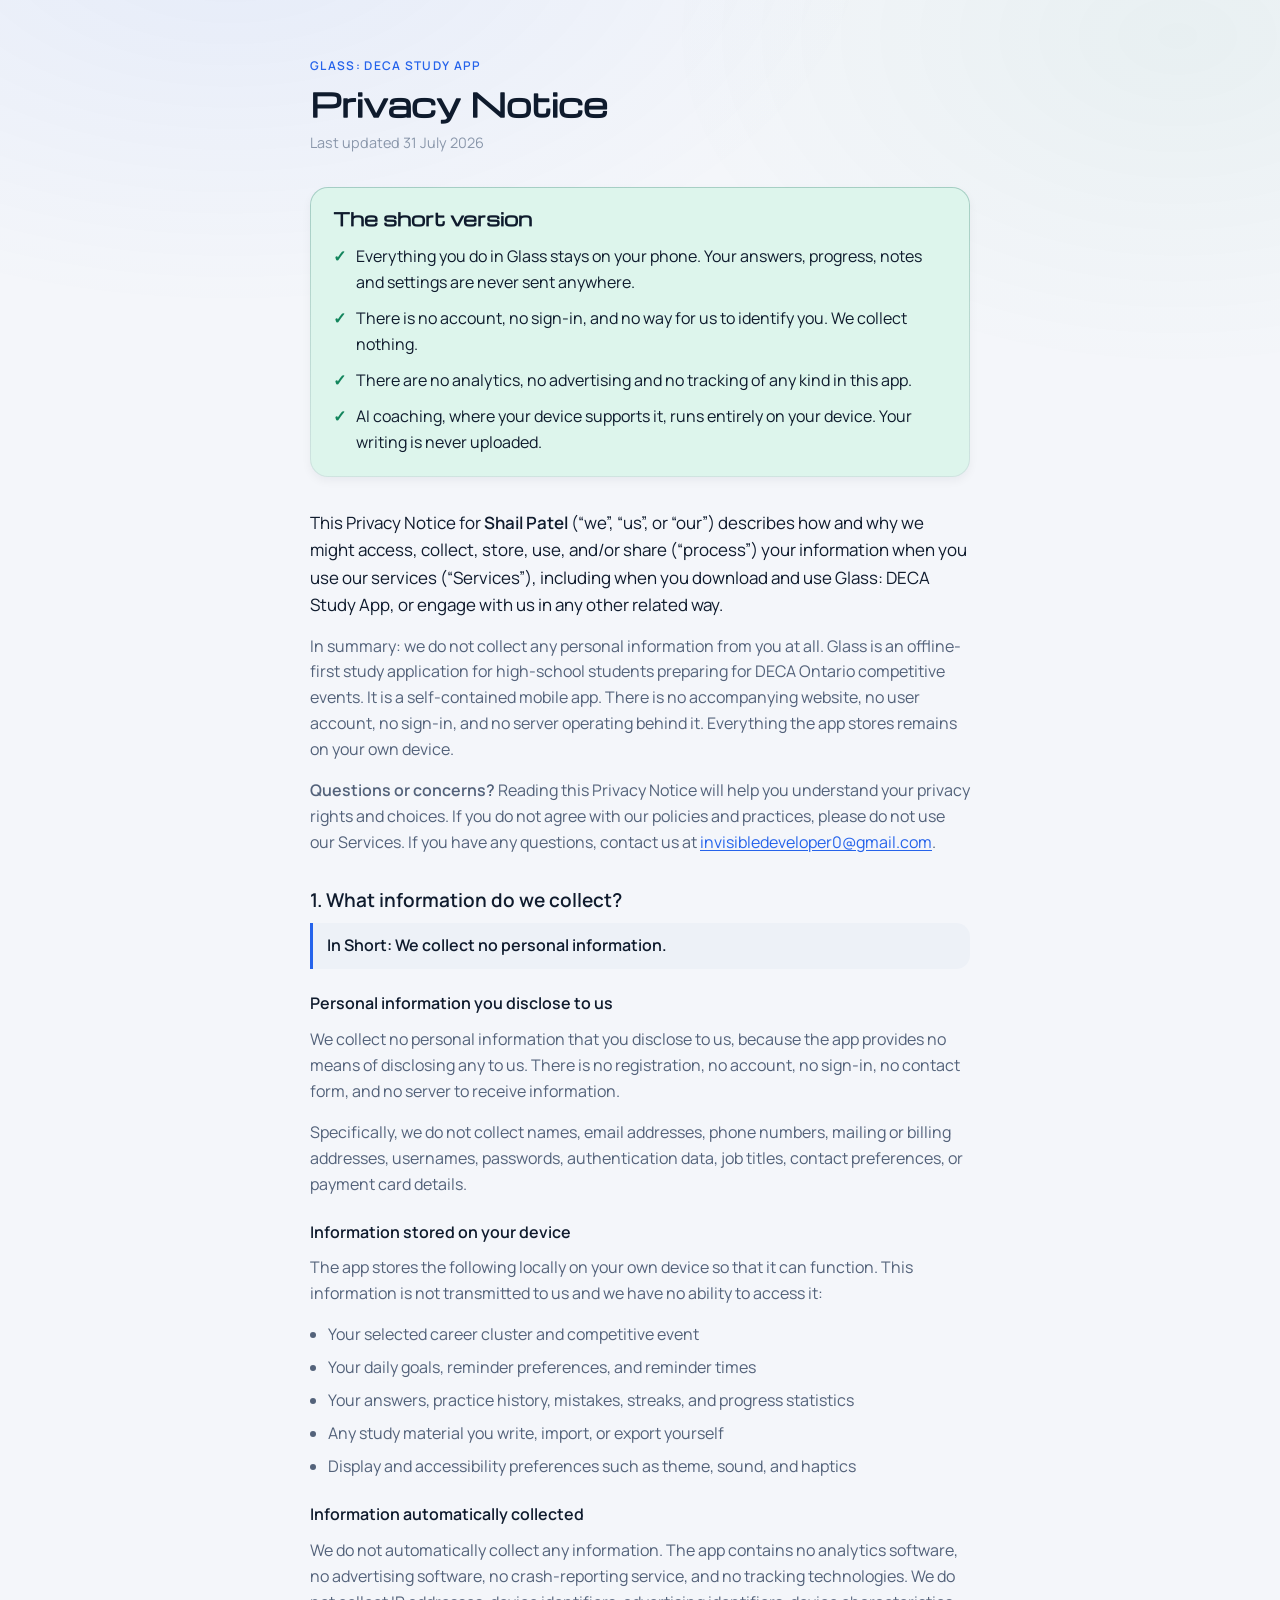
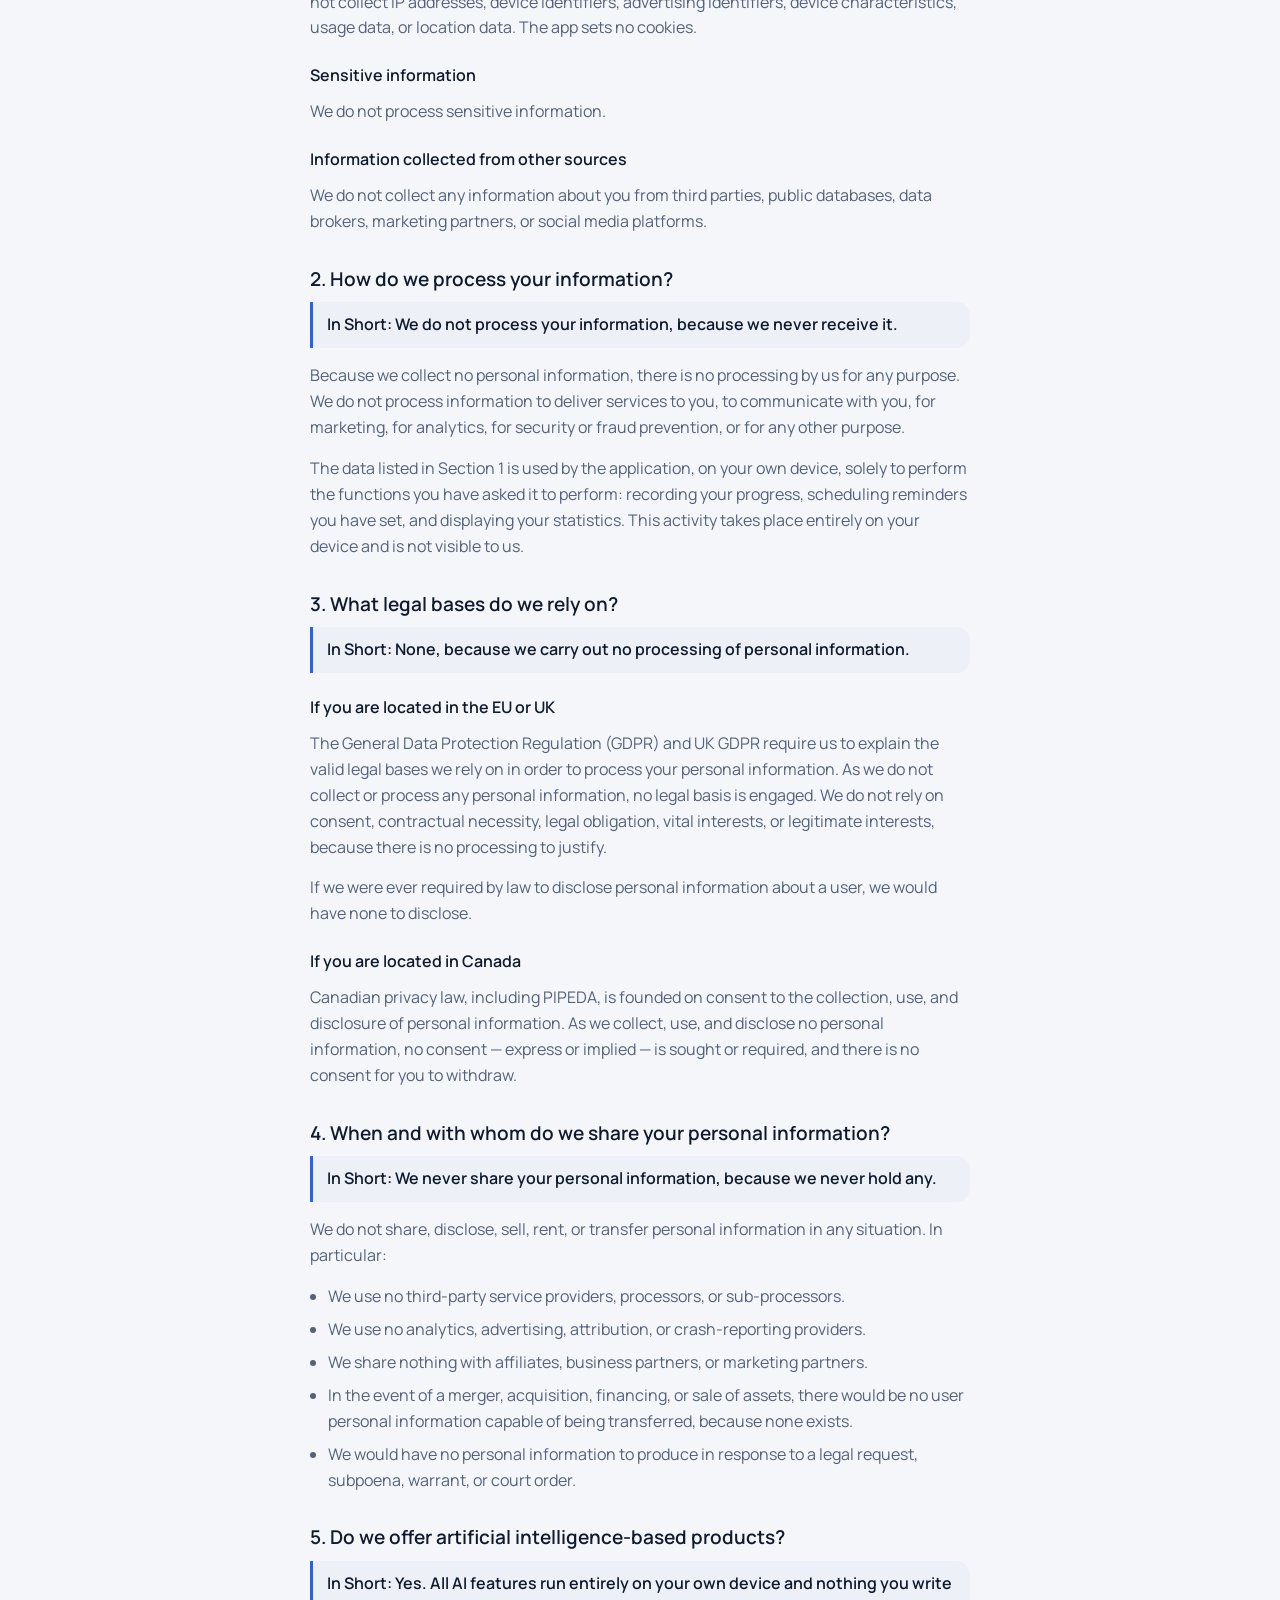
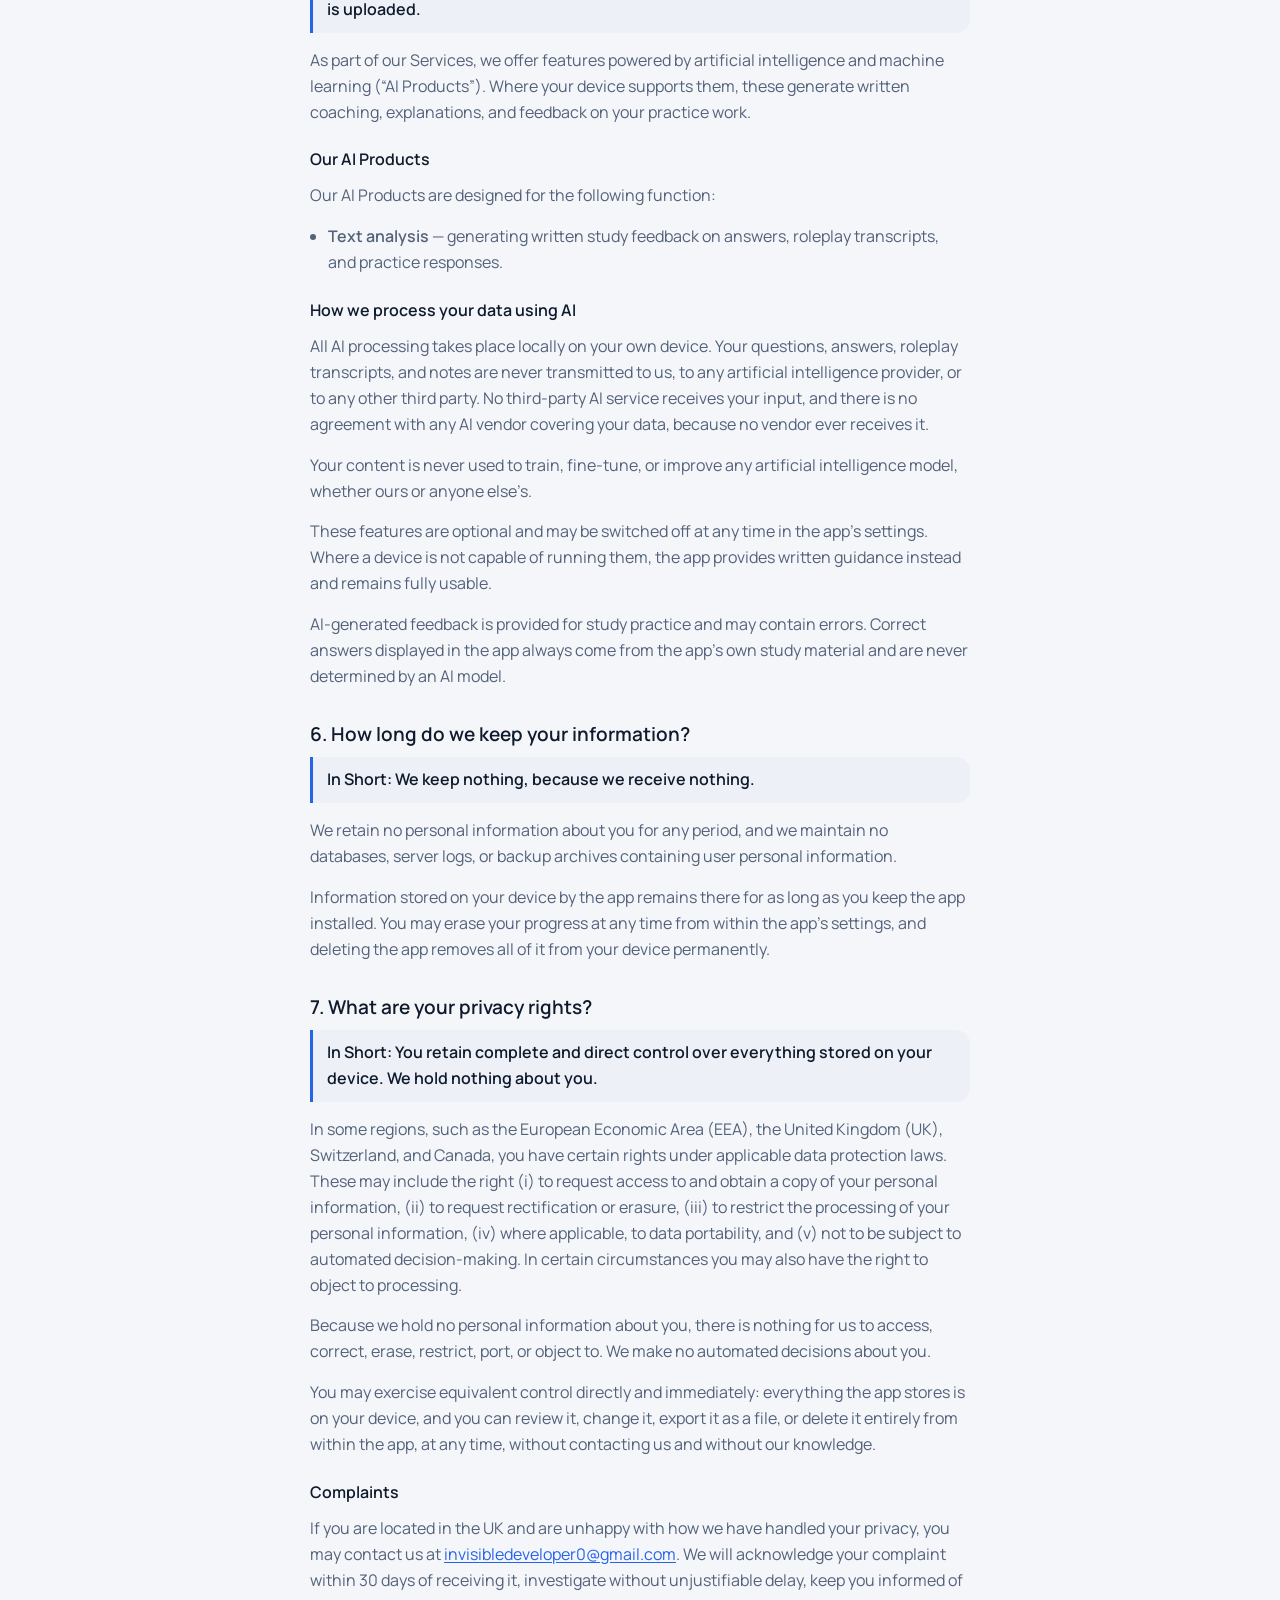
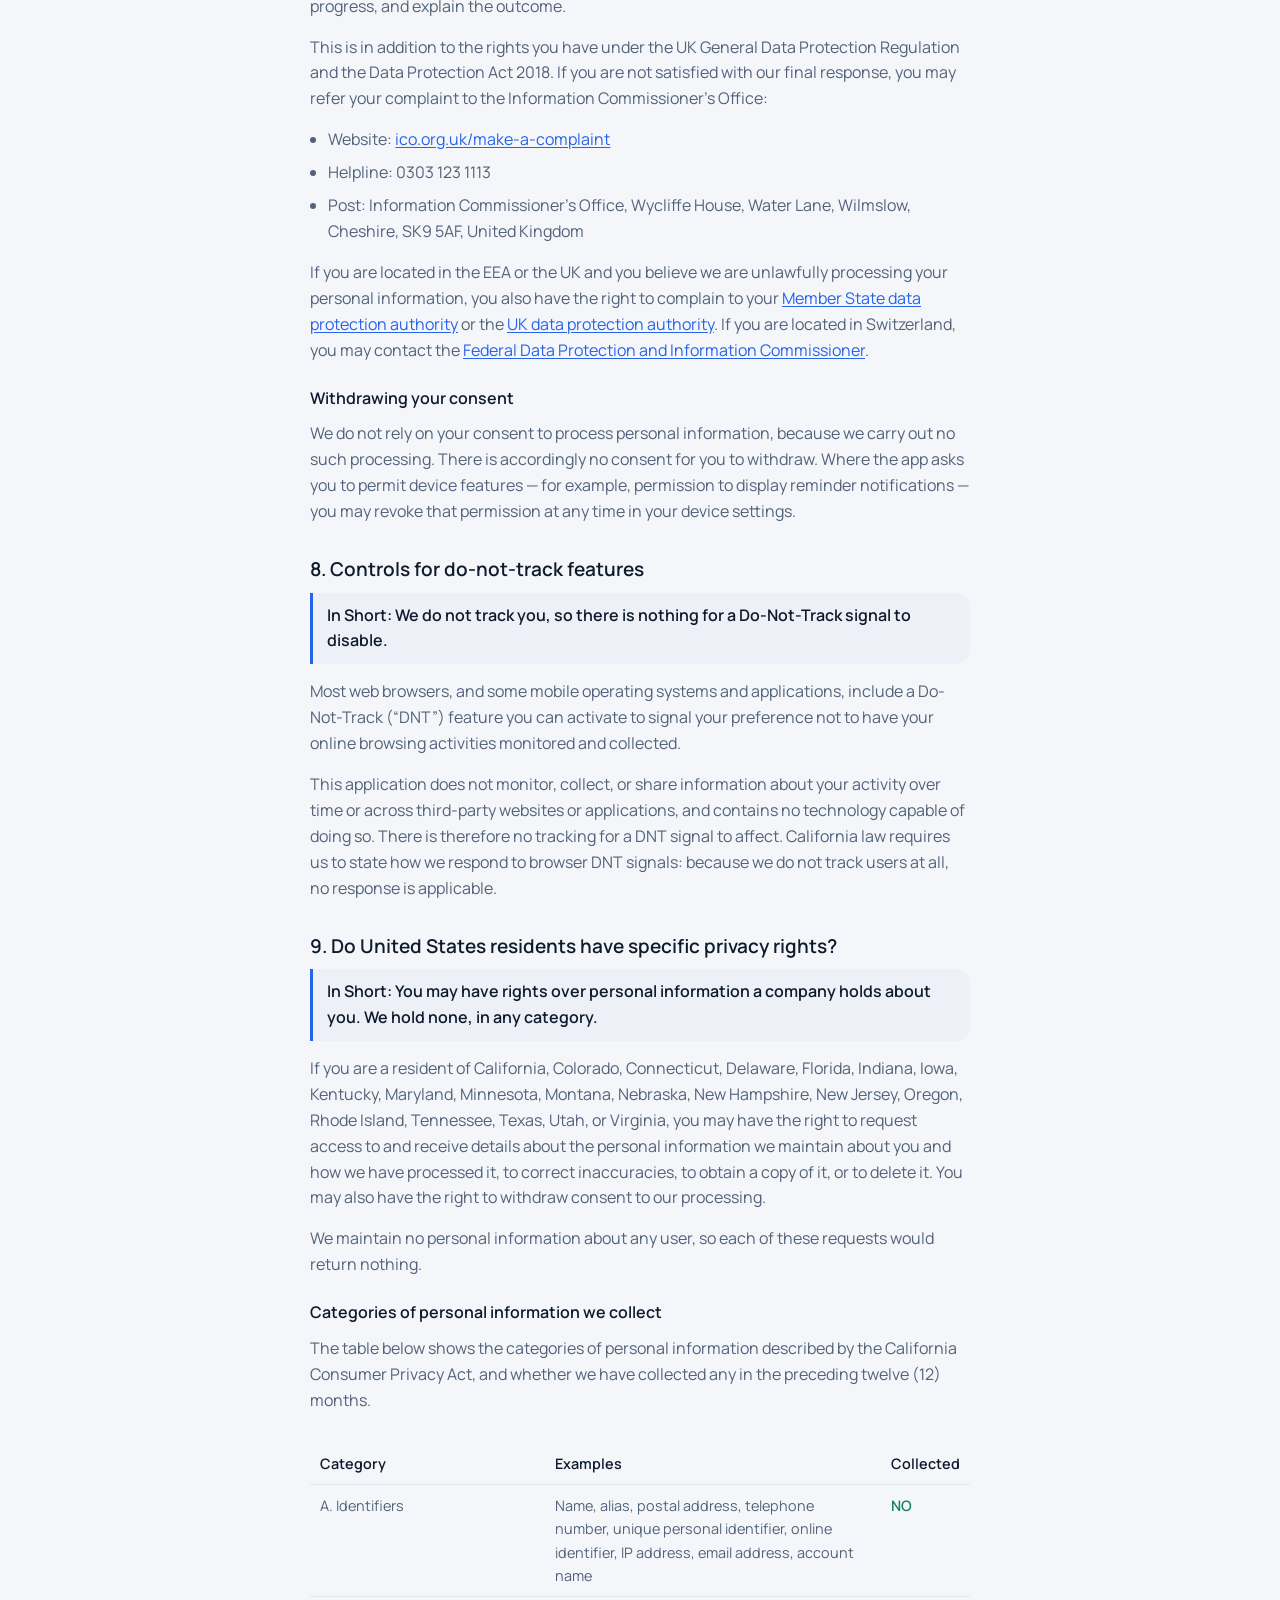
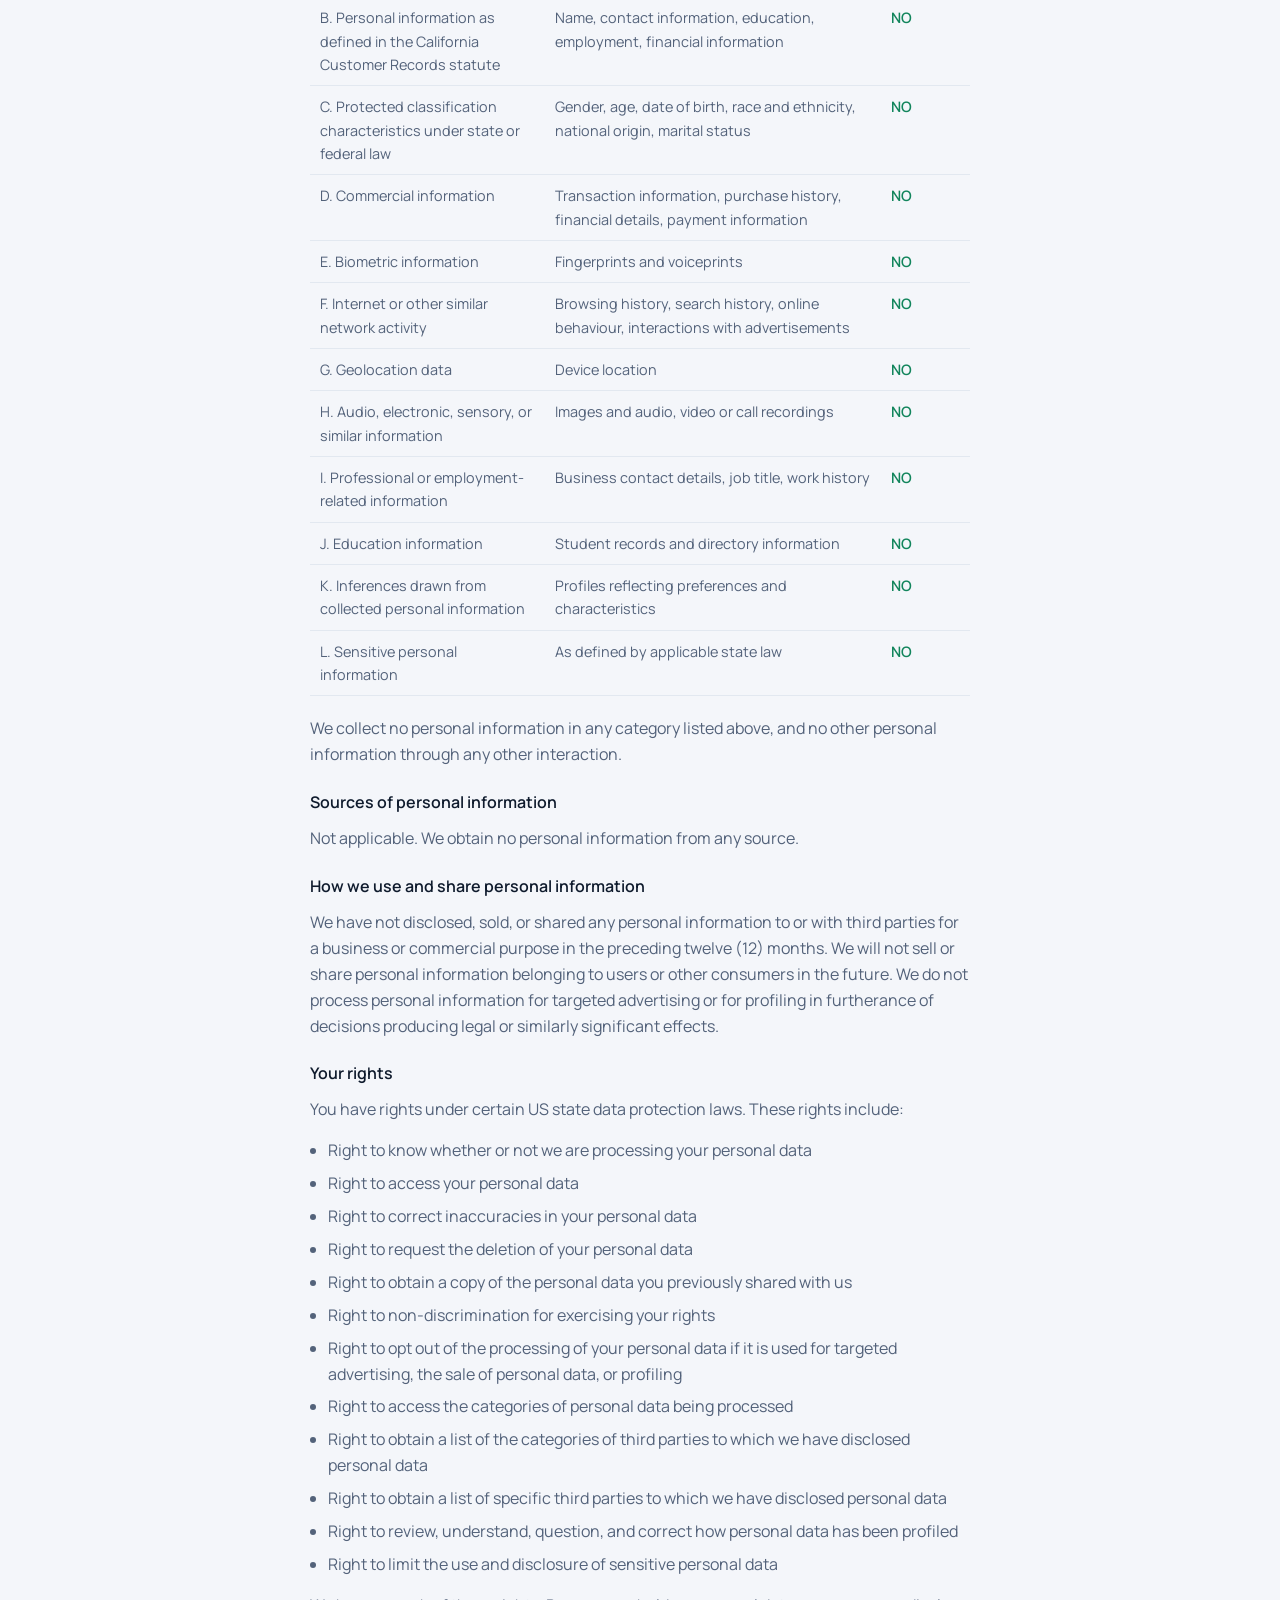
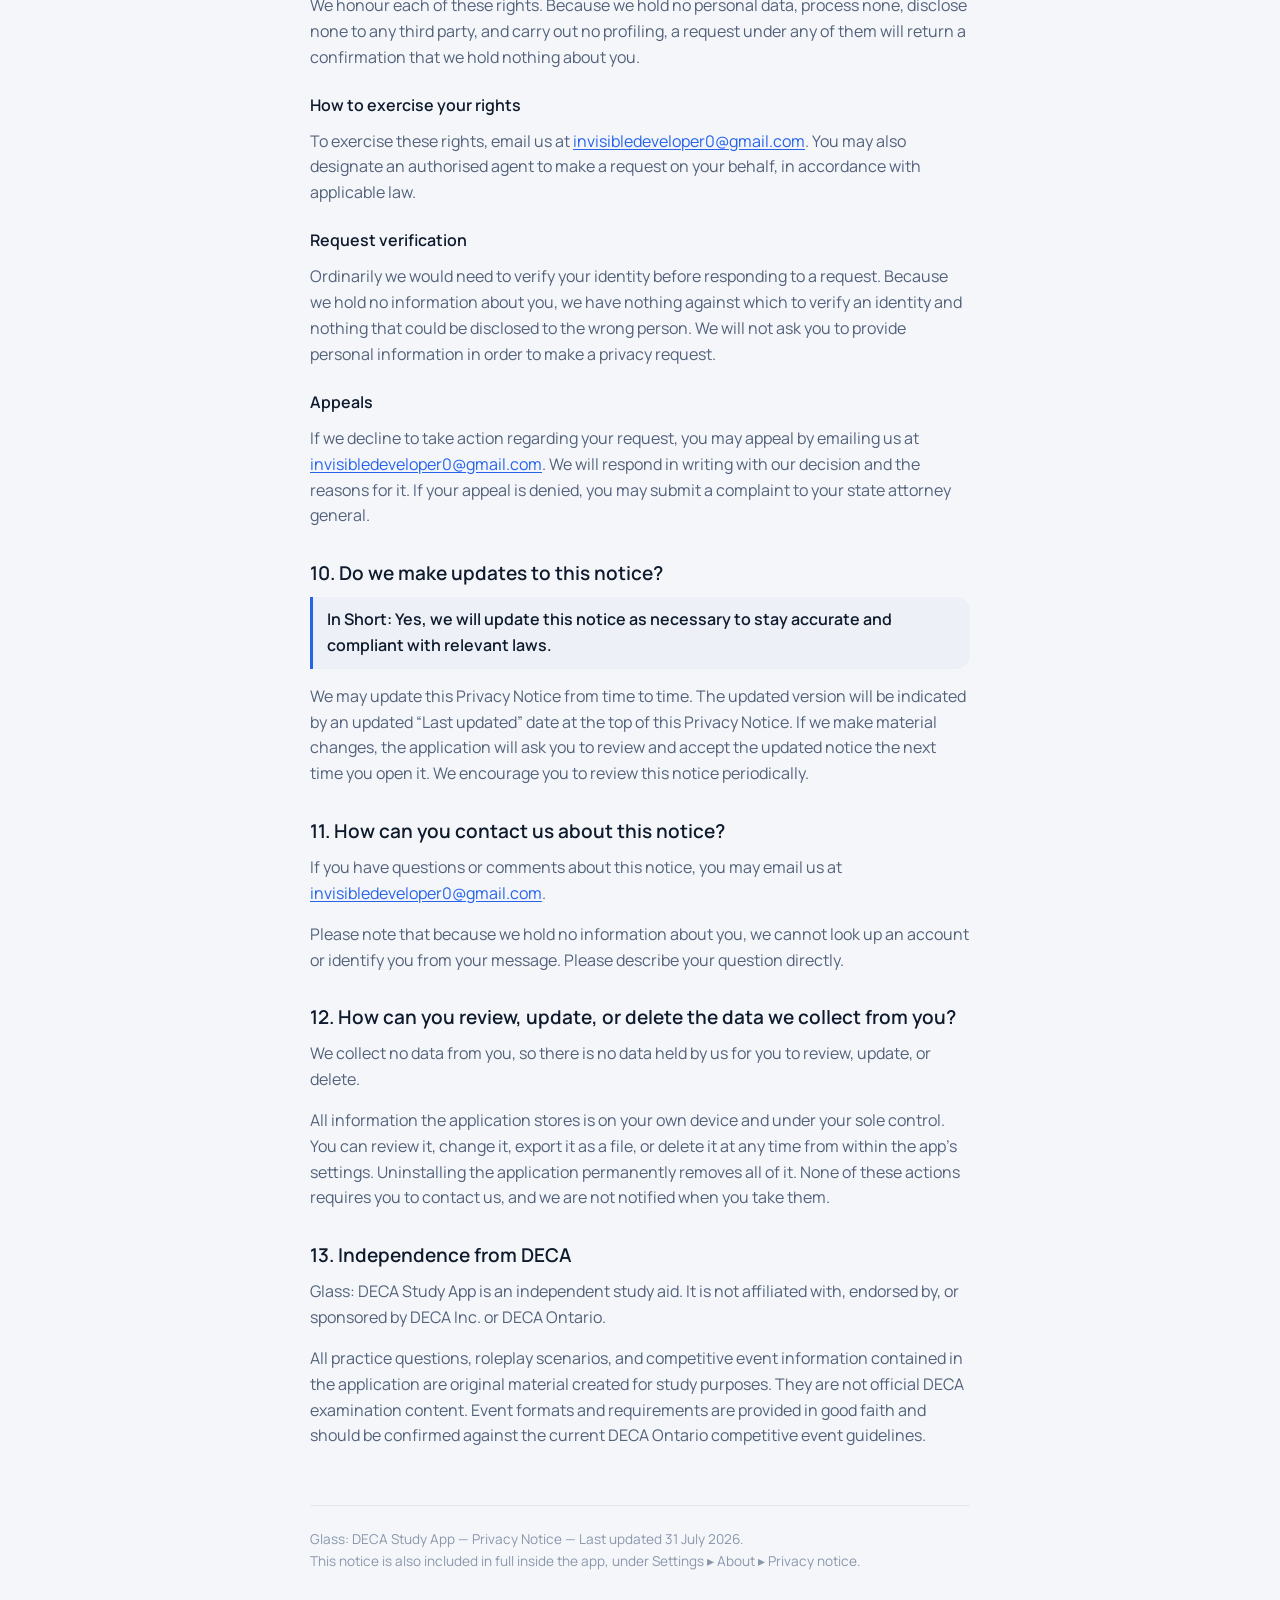
<file: index.html>
<!doctype html>
<html lang="en">
<head>
<meta charset="utf-8">
<meta name="viewport" content="width=device-width, initial-scale=1, viewport-fit=cover">
<title>Privacy Notice — Glass: DECA Study App</title>
<meta name="description" content="Privacy notice for Glass, an offline-first DECA Ontario study app. We collect no personal information.">
<meta name="robots" content="index,follow">
<link rel="preload" href="fonts/Michroma-Bold.woff2" as="font" type="font/woff2" crossorigin>
<link rel="preload" href="fonts/Manrope-Regular.woff2" as="font" type="font/woff2" crossorigin>

<!-- Deliberately self-contained rather than linking /web/app.css. That file is
     the interactive preview's stylesheet and will change as the preview does;
     a privacy notice is a document Apple and users may load years from now and
     it should not be able to break. Tokens below are copied from
     Core/DesignSystem.swift, same as the preview's.

     The faces are self-hosted rather than fetched from Google Fonts, for two
     reasons. Michroma Bold does not exist upstream — the foundry ships one cut,
     and the app's bold is generated from it (§5), so there is nothing to fetch.
     And a page whose own second bullet promises no tracking of any kind should
     not hand the reader's IP to a third party to render its headings. WOFF2
     brings all three faces to 63 KB, less than the two Google requests cost.
     OFL licences sit beside them in fonts/, as they do in the app. -->
<style>
  @font-face {
    font-family:'Michroma App'; font-weight:700; font-style:normal; font-display:swap;
    src:url('fonts/Michroma-Bold.woff2') format('woff2');
  }
  @font-face {
    font-family:'Manrope App'; font-weight:400; font-style:normal; font-display:swap;
    src:url('fonts/Manrope-Regular.woff2') format('woff2');
  }
  @font-face {
    font-family:'Manrope App'; font-weight:600; font-style:normal; font-display:swap;
    src:url('fonts/Manrope-SemiBold.woff2') format('woff2');
  }

  :root {
    --canvas:#F4F6FA; --card:#FFFFFF; --card-sunken:#EDF1F7;
    --stroke:#E2E8F0; --stroke-glint:#EDF2F9;
    --text-primary:#0F1B2D; --text-secondary:#53627A; --text-tertiary:#8A97AB;
    --accent:#2563EB; --success:#12855C; --success-soft:#DDF5EC;
    --shadow:15,27,45;
    --display:'Michroma App','Michroma',Verdana,sans-serif;
    --text:'Manrope App','Manrope',-apple-system,'SF Pro Text','Helvetica Neue',sans-serif;
    --radius-card:18px; --radius-control:14px;
    --gap-header:10px; --gap-stack:14px; --gap-section:32px;
  }
  @media (prefers-color-scheme: dark) {
    :root {
      --canvas:#0D1219; --card:#161E29; --card-sunken:#111823;
      --stroke:#27313F; --stroke-glint:#3B4859;
      --text-primary:#F2F5F9; --text-secondary:#9AA8BC; --text-tertiary:#6C7A8D;
      --accent:#5B8DEF; --success:#34C793; --success-soft:#11312A;
      --shadow:0,0,0;
    }
  }
  *,*::before,*::after { box-sizing:border-box; }
  html { -webkit-text-size-adjust:100%; }
  body {
    margin:0; background:var(--canvas); color:var(--text-secondary);
    font-family:var(--text); font-size:16px; line-height:1.62;
    -webkit-font-smoothing:antialiased;
  }
  /* The ambient wash the app puts behind every screen, held still. Fixed and
     behind everything, so it never costs a repaint while reading and never
     sits between the eye and the text. */
  body::before {
    content:""; position:fixed; inset:0; z-index:-1; pointer-events:none;
    background:
      radial-gradient(58rem 34rem at 18% -8%, rgba(37,99,235,.07), transparent 70%),
      radial-gradient(46rem 30rem at 92% 4%, rgba(18,133,92,.05), transparent 70%);
  }
  @media (prefers-color-scheme: dark) {
    body::before {
      background:
        radial-gradient(58rem 34rem at 18% -8%, rgba(91,141,239,.10), transparent 70%),
        radial-gradient(46rem 30rem at 92% 4%, rgba(52,199,147,.06), transparent 70%);
    }
  }
  .wrap { max-width:44rem; margin:0 auto; padding:56px 22px 96px; }

  /* Tracked uppercase, the app's one eyebrow treatment (§8.23: this is
     .appCaptionBold, there is no .appKicker). */
  .eyebrow {
    font-size:.75rem; font-weight:600; letter-spacing:.11em; text-transform:uppercase;
    color:var(--accent); margin:0 0 var(--gap-header);
  }

  /* Michroma carries the document title and nothing else on this page.
     Measured before it was chosen: "Privacy Notice" is one line at every size
     the clamp reaches, but the longest section heading — "4. When and with
     whom do we share your personal information?" — is 764px at 19px Michroma,
     which is three lines on a 360px phone and still two on the desktop column.
     A display face that wraps three times has stopped announcing a heading and
     started obstructing it, so the section headings are Manrope SemiBold, the
     same division the app makes when it puts Michroma on a screen title and
     Manrope on everything beneath. */
  h1 {
    font-family:var(--display); font-weight:700;
    font-size:clamp(1.5rem,5.5vw,2rem); line-height:1.18;
    color:var(--text-primary); margin:0 0 8px;
  }
  .updated { font-size:.9rem; color:var(--text-tertiary); margin:0 0 var(--gap-section); }

  h2 {
    font-family:var(--text); font-weight:600; font-size:1.19rem; line-height:1.34;
    color:var(--text-primary); margin:var(--gap-section) 0 var(--gap-header);
  }
  h3 {
    font-size:1rem; font-weight:600; color:var(--text-primary);
    margin:22px 0 var(--gap-header);
  }
  p { margin:0 0 15px; }
  a { color:var(--accent); text-decoration:underline; text-underline-offset:2px; word-break:break-word; }

  ul { margin:0 0 15px; padding-left:1.15rem; }
  li { margin:0 0 7px; }

  /* The app's card: opaque fill, a border that is lighter at the top as if the
     pane were catching the light field it sits in, and a shadow belonging to
     the shape rather than the content. Two stacked backgrounds are how CSS
     does a gradient border — the first paints the fill over the padding box,
     the second the gradient over the border box. */
  .card {
    background:
      linear-gradient(var(--card),var(--card)) padding-box,
      linear-gradient(to bottom,var(--stroke-glint),var(--stroke)) border-box;
    border:1px solid transparent;
    border-radius:var(--radius-card);
    box-shadow:0 4px 10px rgba(var(--shadow),.05);
  }

  .short {
    background:
      linear-gradient(var(--success-soft),var(--success-soft)) padding-box,
      linear-gradient(to bottom,
        color-mix(in srgb,var(--success) 34%,transparent),
        color-mix(in srgb,var(--success) 16%,transparent)) border-box;
    border:1px solid transparent;
    border-radius:var(--radius-card);
    box-shadow:0 4px 10px rgba(var(--shadow),.05);
    padding:20px 22px; margin:0 0 var(--gap-section);
  }
  .short h2 {
    font-family:var(--display); font-weight:700; font-size:1.1rem; line-height:1.3;
    margin:0 0 var(--gap-stack);
  }
  .short ul { list-style:none; padding:0; margin:0; }
  .short li { display:flex; gap:10px; align-items:flex-start; margin-bottom:10px; color:var(--text-primary); }
  .short li::before { content:"\2713"; color:var(--success); font-weight:600; flex:none; line-height:1.6; }
  .short li:last-child { margin-bottom:0; }

  .lede { font-size:1.06rem; color:var(--text-primary); }

  /* The app states a rule and then the detail under it; this is that shape.
     A tinted plate rather than a bare rule, so it reads as a surface the app
     uses rather than as a blockquote. */
  .inshort {
    font-weight:600; color:var(--text-primary);
    background:var(--card-sunken);
    border-left:3px solid var(--accent);
    border-radius:0 var(--radius-control) var(--radius-control) 0;
    padding:10px 14px; margin:0 0 15px;
  }

  table { width:100%; border-collapse:collapse; margin:14px 0 20px; font-size:.9rem; }
  th, td { text-align:left; padding:9px 10px; border-bottom:1px solid var(--stroke); vertical-align:top; }
  th { color:var(--text-primary); font-weight:600; }
  td.no { color:var(--success); font-weight:600; white-space:nowrap; }
  /* Wide tables scroll inside themselves rather than pushing the page sideways. */
  .scroller { overflow-x:auto; -webkit-overflow-scrolling:touch; }

  footer {
    margin-top:56px; padding-top:22px; border-top:1px solid var(--stroke);
    font-size:.85rem; color:var(--text-tertiary);
  }
  @media print {
    body { background:#fff; }
    body::before { display:none; }
    .wrap { padding:0; max-width:none; }
    .short, .card { box-shadow:none; }
  }
</style>
</head>
<body>
<main class="wrap">

  <p class="eyebrow">Glass: DECA Study App</p>
  <h1>Privacy Notice</h1>
  <p class="updated">Last updated 31 July 2026</p>

  <div class="short">
    <h2>The short version</h2>
    <ul>
      <li>Everything you do in Glass stays on your phone. Your answers, progress, notes and settings are never sent anywhere.</li>
      <li>There is no account, no sign-in, and no way for us to identify you. We collect nothing.</li>
      <li>There are no analytics, no advertising and no tracking of any kind in this app.</li>
      <li>AI coaching, where your device supports it, runs entirely on your device. Your writing is never uploaded.</li>
    </ul>
  </div>

  <p class="lede">This Privacy Notice for <strong>Shail Patel</strong> (“we”, “us”, or “our”) describes how and why we might access, collect, store, use, and/or share (“process”) your information when you use our services (“Services”), including when you download and use Glass: DECA Study App, or engage with us in any other related way.</p>

  <p>In summary: we do not collect any personal information from you at all. Glass is an offline-first study application for high-school students preparing for DECA Ontario competitive events. It is a self-contained mobile app. There is no accompanying website, no user account, no sign-in, and no server operating behind it. Everything the app stores remains on your own device.</p>

  <p><strong>Questions or concerns?</strong> Reading this Privacy Notice will help you understand your privacy rights and choices. If you do not agree with our policies and practices, please do not use our Services. If you have any questions, contact us at <a href="mailto:invisibledeveloper0@gmail.com">invisibledeveloper0@gmail.com</a>.</p>

  <h2>1. What information do we collect?</h2>
  <p class="inshort">In Short: We collect no personal information.</p>
  <h3>Personal information you disclose to us</h3>
  <p>We collect no personal information that you disclose to us, because the app provides no means of disclosing any to us. There is no registration, no account, no sign-in, no contact form, and no server to receive information.</p>
  <p>Specifically, we do not collect names, email addresses, phone numbers, mailing or billing addresses, usernames, passwords, authentication data, job titles, contact preferences, or payment card details.</p>
  <h3>Information stored on your device</h3>
  <p>The app stores the following locally on your own device so that it can function. This information is not transmitted to us and we have no ability to access it:</p>
  <ul>
    <li>Your selected career cluster and competitive event</li>
    <li>Your daily goals, reminder preferences, and reminder times</li>
    <li>Your answers, practice history, mistakes, streaks, and progress statistics</li>
    <li>Any study material you write, import, or export yourself</li>
    <li>Display and accessibility preferences such as theme, sound, and haptics</li>
  </ul>
  <h3>Information automatically collected</h3>
  <p>We do not automatically collect any information. The app contains no analytics software, no advertising software, no crash-reporting service, and no tracking technologies. We do not collect IP addresses, device identifiers, advertising identifiers, device characteristics, usage data, or location data. The app sets no cookies.</p>
  <h3>Sensitive information</h3>
  <p>We do not process sensitive information.</p>
  <h3>Information collected from other sources</h3>
  <p>We do not collect any information about you from third parties, public databases, data brokers, marketing partners, or social media platforms.</p>

  <h2>2. How do we process your information?</h2>
  <p class="inshort">In Short: We do not process your information, because we never receive it.</p>
  <p>Because we collect no personal information, there is no processing by us for any purpose. We do not process information to deliver services to you, to communicate with you, for marketing, for analytics, for security or fraud prevention, or for any other purpose.</p>
  <p>The data listed in Section 1 is used by the application, on your own device, solely to perform the functions you have asked it to perform: recording your progress, scheduling reminders you have set, and displaying your statistics. This activity takes place entirely on your device and is not visible to us.</p>

  <h2>3. What legal bases do we rely on?</h2>
  <p class="inshort">In Short: None, because we carry out no processing of personal information.</p>
  <h3>If you are located in the EU or UK</h3>
  <p>The General Data Protection Regulation (GDPR) and UK GDPR require us to explain the valid legal bases we rely on in order to process your personal information. As we do not collect or process any personal information, no legal basis is engaged. We do not rely on consent, contractual necessity, legal obligation, vital interests, or legitimate interests, because there is no processing to justify.</p>
  <p>If we were ever required by law to disclose personal information about a user, we would have none to disclose.</p>
  <h3>If you are located in Canada</h3>
  <p>Canadian privacy law, including PIPEDA, is founded on consent to the collection, use, and disclosure of personal information. As we collect, use, and disclose no personal information, no consent — express or implied — is sought or required, and there is no consent for you to withdraw.</p>

  <h2>4. When and with whom do we share your personal information?</h2>
  <p class="inshort">In Short: We never share your personal information, because we never hold any.</p>
  <p>We do not share, disclose, sell, rent, or transfer personal information in any situation. In particular:</p>
  <ul>
    <li>We use no third-party service providers, processors, or sub-processors.</li>
    <li>We use no analytics, advertising, attribution, or crash-reporting providers.</li>
    <li>We share nothing with affiliates, business partners, or marketing partners.</li>
    <li>In the event of a merger, acquisition, financing, or sale of assets, there would be no user personal information capable of being transferred, because none exists.</li>
    <li>We would have no personal information to produce in response to a legal request, subpoena, warrant, or court order.</li>
  </ul>

  <h2>5. Do we offer artificial intelligence-based products?</h2>
  <p class="inshort">In Short: Yes. All AI features run entirely on your own device and nothing you write is uploaded.</p>
  <p>As part of our Services, we offer features powered by artificial intelligence and machine learning (“AI Products”). Where your device supports them, these generate written coaching, explanations, and feedback on your practice work.</p>
  <h3>Our AI Products</h3>
  <p>Our AI Products are designed for the following function:</p>
  <ul><li><strong>Text analysis</strong> — generating written study feedback on answers, roleplay transcripts, and practice responses.</li></ul>
  <h3>How we process your data using AI</h3>
  <p>All AI processing takes place locally on your own device. Your questions, answers, roleplay transcripts, and notes are never transmitted to us, to any artificial intelligence provider, or to any other third party. No third-party AI service receives your input, and there is no agreement with any AI vendor covering your data, because no vendor ever receives it.</p>
  <p>Your content is never used to train, fine-tune, or improve any artificial intelligence model, whether ours or anyone else’s.</p>
  <p>These features are optional and may be switched off at any time in the app’s settings. Where a device is not capable of running them, the app provides written guidance instead and remains fully usable.</p>
  <p>AI-generated feedback is provided for study practice and may contain errors. Correct answers displayed in the app always come from the app’s own study material and are never determined by an AI model.</p>

  <h2>6. How long do we keep your information?</h2>
  <p class="inshort">In Short: We keep nothing, because we receive nothing.</p>
  <p>We retain no personal information about you for any period, and we maintain no databases, server logs, or backup archives containing user personal information.</p>
  <p>Information stored on your device by the app remains there for as long as you keep the app installed. You may erase your progress at any time from within the app’s settings, and deleting the app removes all of it from your device permanently.</p>

  <h2>7. What are your privacy rights?</h2>
  <p class="inshort">In Short: You retain complete and direct control over everything stored on your device. We hold nothing about you.</p>
  <p>In some regions, such as the European Economic Area (EEA), the United Kingdom (UK), Switzerland, and Canada, you have certain rights under applicable data protection laws. These may include the right (i) to request access to and obtain a copy of your personal information, (ii) to request rectification or erasure, (iii) to restrict the processing of your personal information, (iv) where applicable, to data portability, and (v) not to be subject to automated decision-making. In certain circumstances you may also have the right to object to processing.</p>
  <p>Because we hold no personal information about you, there is nothing for us to access, correct, erase, restrict, port, or object to. We make no automated decisions about you.</p>
  <p>You may exercise equivalent control directly and immediately: everything the app stores is on your device, and you can review it, change it, export it as a file, or delete it entirely from within the app, at any time, without contacting us and without our knowledge.</p>
  <h3>Complaints</h3>
  <p>If you are located in the UK and are unhappy with how we have handled your privacy, you may contact us at <a href="mailto:invisibledeveloper0@gmail.com">invisibledeveloper0@gmail.com</a>. We will acknowledge your complaint within 30 days of receiving it, investigate without unjustifiable delay, keep you informed of progress, and explain the outcome.</p>
  <p>This is in addition to the rights you have under the UK General Data Protection Regulation and the Data Protection Act 2018. If you are not satisfied with our final response, you may refer your complaint to the Information Commissioner’s Office:</p>
  <ul>
    <li>Website: <a href="https://ico.org.uk/make-a-complaint" rel="noopener">ico.org.uk/make-a-complaint</a></li>
    <li>Helpline: 0303 123 1113</li>
    <li>Post: Information Commissioner’s Office, Wycliffe House, Water Lane, Wilmslow, Cheshire, SK9 5AF, United Kingdom</li>
  </ul>
  <p>If you are located in the EEA or the UK and you believe we are unlawfully processing your personal information, you also have the right to complain to your <a href="https://ec.europa.eu/justice/data-protection/bodies/authorities/index_en.htm" rel="noopener">Member State data protection authority</a> or the <a href="https://ico.org.uk/make-a-complaint/data-protection-complaints/" rel="noopener">UK data protection authority</a>. If you are located in Switzerland, you may contact the <a href="https://www.edoeb.admin.ch/edoeb/en/home.html" rel="noopener">Federal Data Protection and Information Commissioner</a>.</p>
  <h3>Withdrawing your consent</h3>
  <p>We do not rely on your consent to process personal information, because we carry out no such processing. There is accordingly no consent for you to withdraw. Where the app asks you to permit device features — for example, permission to display reminder notifications — you may revoke that permission at any time in your device settings.</p>

  <h2>8. Controls for do-not-track features</h2>
  <p class="inshort">In Short: We do not track you, so there is nothing for a Do-Not-Track signal to disable.</p>
  <p>Most web browsers, and some mobile operating systems and applications, include a Do-Not-Track (“DNT”) feature you can activate to signal your preference not to have your online browsing activities monitored and collected.</p>
  <p>This application does not monitor, collect, or share information about your activity over time or across third-party websites or applications, and contains no technology capable of doing so. There is therefore no tracking for a DNT signal to affect. California law requires us to state how we respond to browser DNT signals: because we do not track users at all, no response is applicable.</p>

  <h2>9. Do United States residents have specific privacy rights?</h2>
  <p class="inshort">In Short: You may have rights over personal information a company holds about you. We hold none, in any category.</p>
  <p>If you are a resident of California, Colorado, Connecticut, Delaware, Florida, Indiana, Iowa, Kentucky, Maryland, Minnesota, Montana, Nebraska, New Hampshire, New Jersey, Oregon, Rhode Island, Tennessee, Texas, Utah, or Virginia, you may have the right to request access to and receive details about the personal information we maintain about you and how we have processed it, to correct inaccuracies, to obtain a copy of it, or to delete it. You may also have the right to withdraw consent to our processing.</p>
  <p>We maintain no personal information about any user, so each of these requests would return nothing.</p>
  <h3>Categories of personal information we collect</h3>
  <p>The table below shows the categories of personal information described by the California Consumer Privacy Act, and whether we have collected any in the preceding twelve (12) months.</p>
  <div class="scroller">
  <table>
    <thead><tr><th>Category</th><th>Examples</th><th>Collected</th></tr></thead>
    <tbody>
      <tr><td>A. Identifiers</td><td>Name, alias, postal address, telephone number, unique personal identifier, online identifier, IP address, email address, account name</td><td class="no">NO</td></tr>
      <tr><td>B. Personal information as defined in the California Customer Records statute</td><td>Name, contact information, education, employment, financial information</td><td class="no">NO</td></tr>
      <tr><td>C. Protected classification characteristics under state or federal law</td><td>Gender, age, date of birth, race and ethnicity, national origin, marital status</td><td class="no">NO</td></tr>
      <tr><td>D. Commercial information</td><td>Transaction information, purchase history, financial details, payment information</td><td class="no">NO</td></tr>
      <tr><td>E. Biometric information</td><td>Fingerprints and voiceprints</td><td class="no">NO</td></tr>
      <tr><td>F. Internet or other similar network activity</td><td>Browsing history, search history, online behaviour, interactions with advertisements</td><td class="no">NO</td></tr>
      <tr><td>G. Geolocation data</td><td>Device location</td><td class="no">NO</td></tr>
      <tr><td>H. Audio, electronic, sensory, or similar information</td><td>Images and audio, video or call recordings</td><td class="no">NO</td></tr>
      <tr><td>I. Professional or employment-related information</td><td>Business contact details, job title, work history</td><td class="no">NO</td></tr>
      <tr><td>J. Education information</td><td>Student records and directory information</td><td class="no">NO</td></tr>
      <tr><td>K. Inferences drawn from collected personal information</td><td>Profiles reflecting preferences and characteristics</td><td class="no">NO</td></tr>
      <tr><td>L. Sensitive personal information</td><td>As defined by applicable state law</td><td class="no">NO</td></tr>
    </tbody>
  </table>
  </div>
  <p>We collect no personal information in any category listed above, and no other personal information through any other interaction.</p>
  <h3>Sources of personal information</h3>
  <p>Not applicable. We obtain no personal information from any source.</p>
  <h3>How we use and share personal information</h3>
  <p>We have not disclosed, sold, or shared any personal information to or with third parties for a business or commercial purpose in the preceding twelve (12) months. We will not sell or share personal information belonging to users or other consumers in the future. We do not process personal information for targeted advertising or for profiling in furtherance of decisions producing legal or similarly significant effects.</p>
  <h3>Your rights</h3>
  <p>You have rights under certain US state data protection laws. These rights include:</p>
  <ul>
    <li>Right to know whether or not we are processing your personal data</li>
    <li>Right to access your personal data</li>
    <li>Right to correct inaccuracies in your personal data</li>
    <li>Right to request the deletion of your personal data</li>
    <li>Right to obtain a copy of the personal data you previously shared with us</li>
    <li>Right to non-discrimination for exercising your rights</li>
    <li>Right to opt out of the processing of your personal data if it is used for targeted advertising, the sale of personal data, or profiling</li>
    <li>Right to access the categories of personal data being processed</li>
    <li>Right to obtain a list of the categories of third parties to which we have disclosed personal data</li>
    <li>Right to obtain a list of specific third parties to which we have disclosed personal data</li>
    <li>Right to review, understand, question, and correct how personal data has been profiled</li>
    <li>Right to limit the use and disclosure of sensitive personal data</li>
  </ul>
  <p>We honour each of these rights. Because we hold no personal data, process none, disclose none to any third party, and carry out no profiling, a request under any of them will return a confirmation that we hold nothing about you.</p>
  <h3>How to exercise your rights</h3>
  <p>To exercise these rights, email us at <a href="mailto:invisibledeveloper0@gmail.com">invisibledeveloper0@gmail.com</a>. You may also designate an authorised agent to make a request on your behalf, in accordance with applicable law.</p>
  <h3>Request verification</h3>
  <p>Ordinarily we would need to verify your identity before responding to a request. Because we hold no information about you, we have nothing against which to verify an identity and nothing that could be disclosed to the wrong person. We will not ask you to provide personal information in order to make a privacy request.</p>
  <h3>Appeals</h3>
  <p>If we decline to take action regarding your request, you may appeal by emailing us at <a href="mailto:invisibledeveloper0@gmail.com">invisibledeveloper0@gmail.com</a>. We will respond in writing with our decision and the reasons for it. If your appeal is denied, you may submit a complaint to your state attorney general.</p>

  <h2>10. Do we make updates to this notice?</h2>
  <p class="inshort">In Short: Yes, we will update this notice as necessary to stay accurate and compliant with relevant laws.</p>
  <p>We may update this Privacy Notice from time to time. The updated version will be indicated by an updated “Last updated” date at the top of this Privacy Notice. If we make material changes, the application will ask you to review and accept the updated notice the next time you open it. We encourage you to review this notice periodically.</p>

  <h2>11. How can you contact us about this notice?</h2>
  <p>If you have questions or comments about this notice, you may email us at <a href="mailto:invisibledeveloper0@gmail.com">invisibledeveloper0@gmail.com</a>.</p>
  <p>Please note that because we hold no information about you, we cannot look up an account or identify you from your message. Please describe your question directly.</p>

  <h2>12. How can you review, update, or delete the data we collect from you?</h2>
  <p>We collect no data from you, so there is no data held by us for you to review, update, or delete.</p>
  <p>All information the application stores is on your own device and under your sole control. You can review it, change it, export it as a file, or delete it at any time from within the app’s settings. Uninstalling the application permanently removes all of it. None of these actions requires you to contact us, and we are not notified when you take them.</p>

  <h2>13. Independence from DECA</h2>
  <p>Glass: DECA Study App is an independent study aid. It is not affiliated with, endorsed by, or sponsored by DECA Inc. or DECA Ontario.</p>
  <p>All practice questions, roleplay scenarios, and competitive event information contained in the application are original material created for study purposes. They are not official DECA examination content. Event formats and requirements are provided in good faith and should be confirmed against the current DECA Ontario competitive event guidelines.</p>

  <footer>
    <p>Glass: DECA Study App — Privacy Notice — Last updated 31 July 2026.<br>
    This notice is also included in full inside the app, under Settings ▸ About ▸ Privacy notice.</p>
  </footer>

</main>
</body>
</html>
</file>
